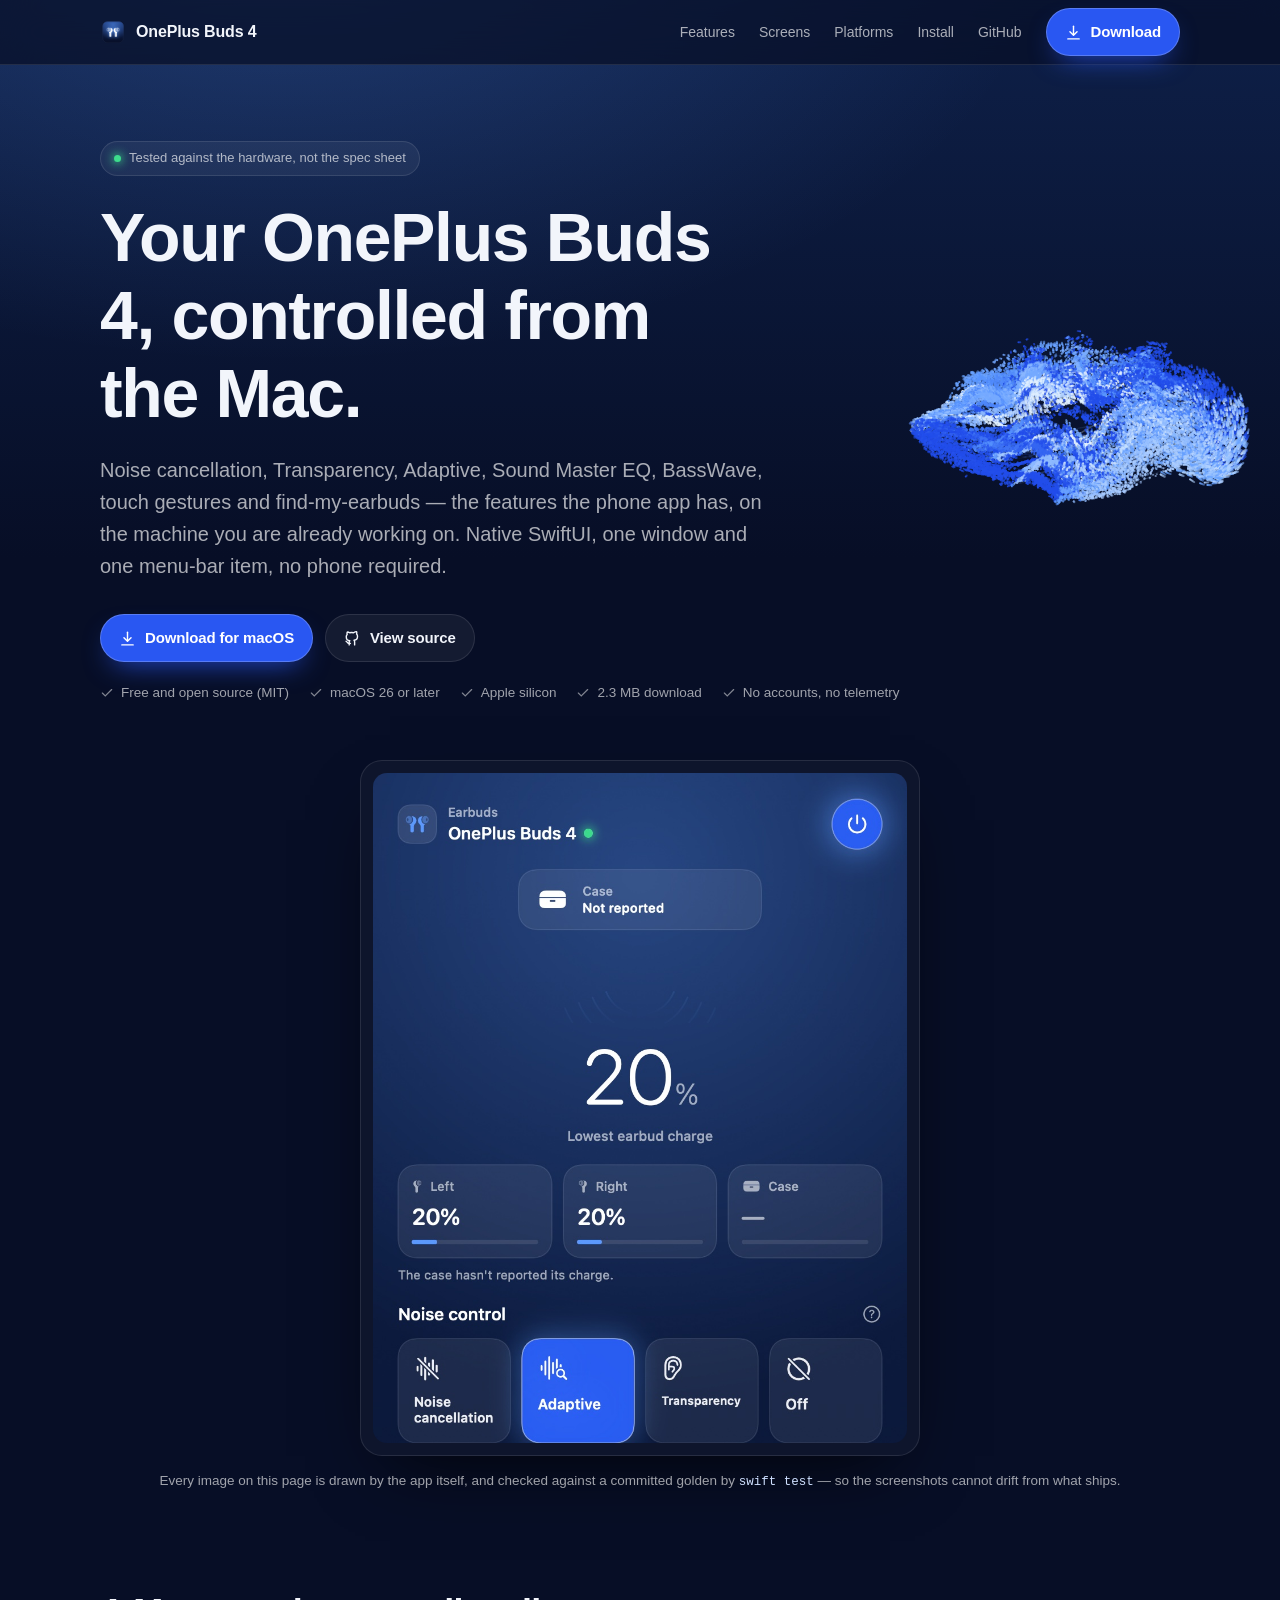
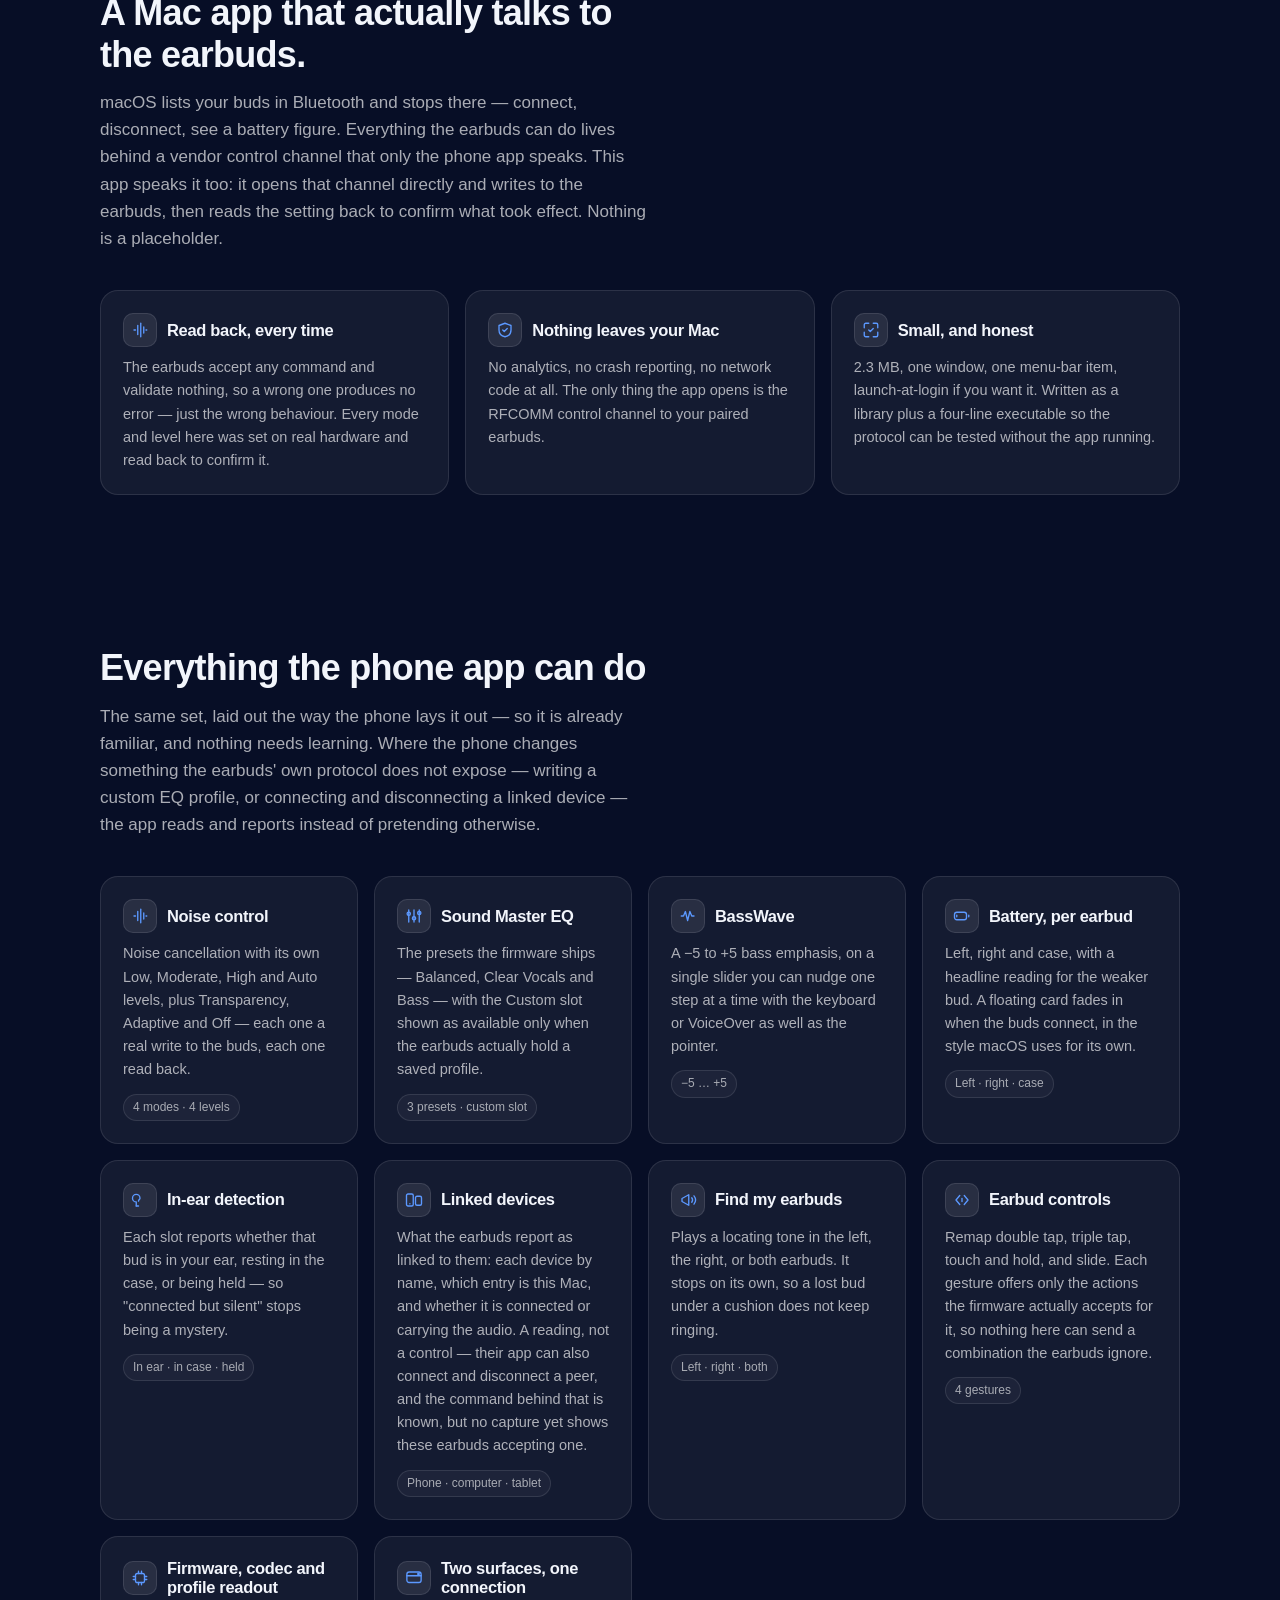
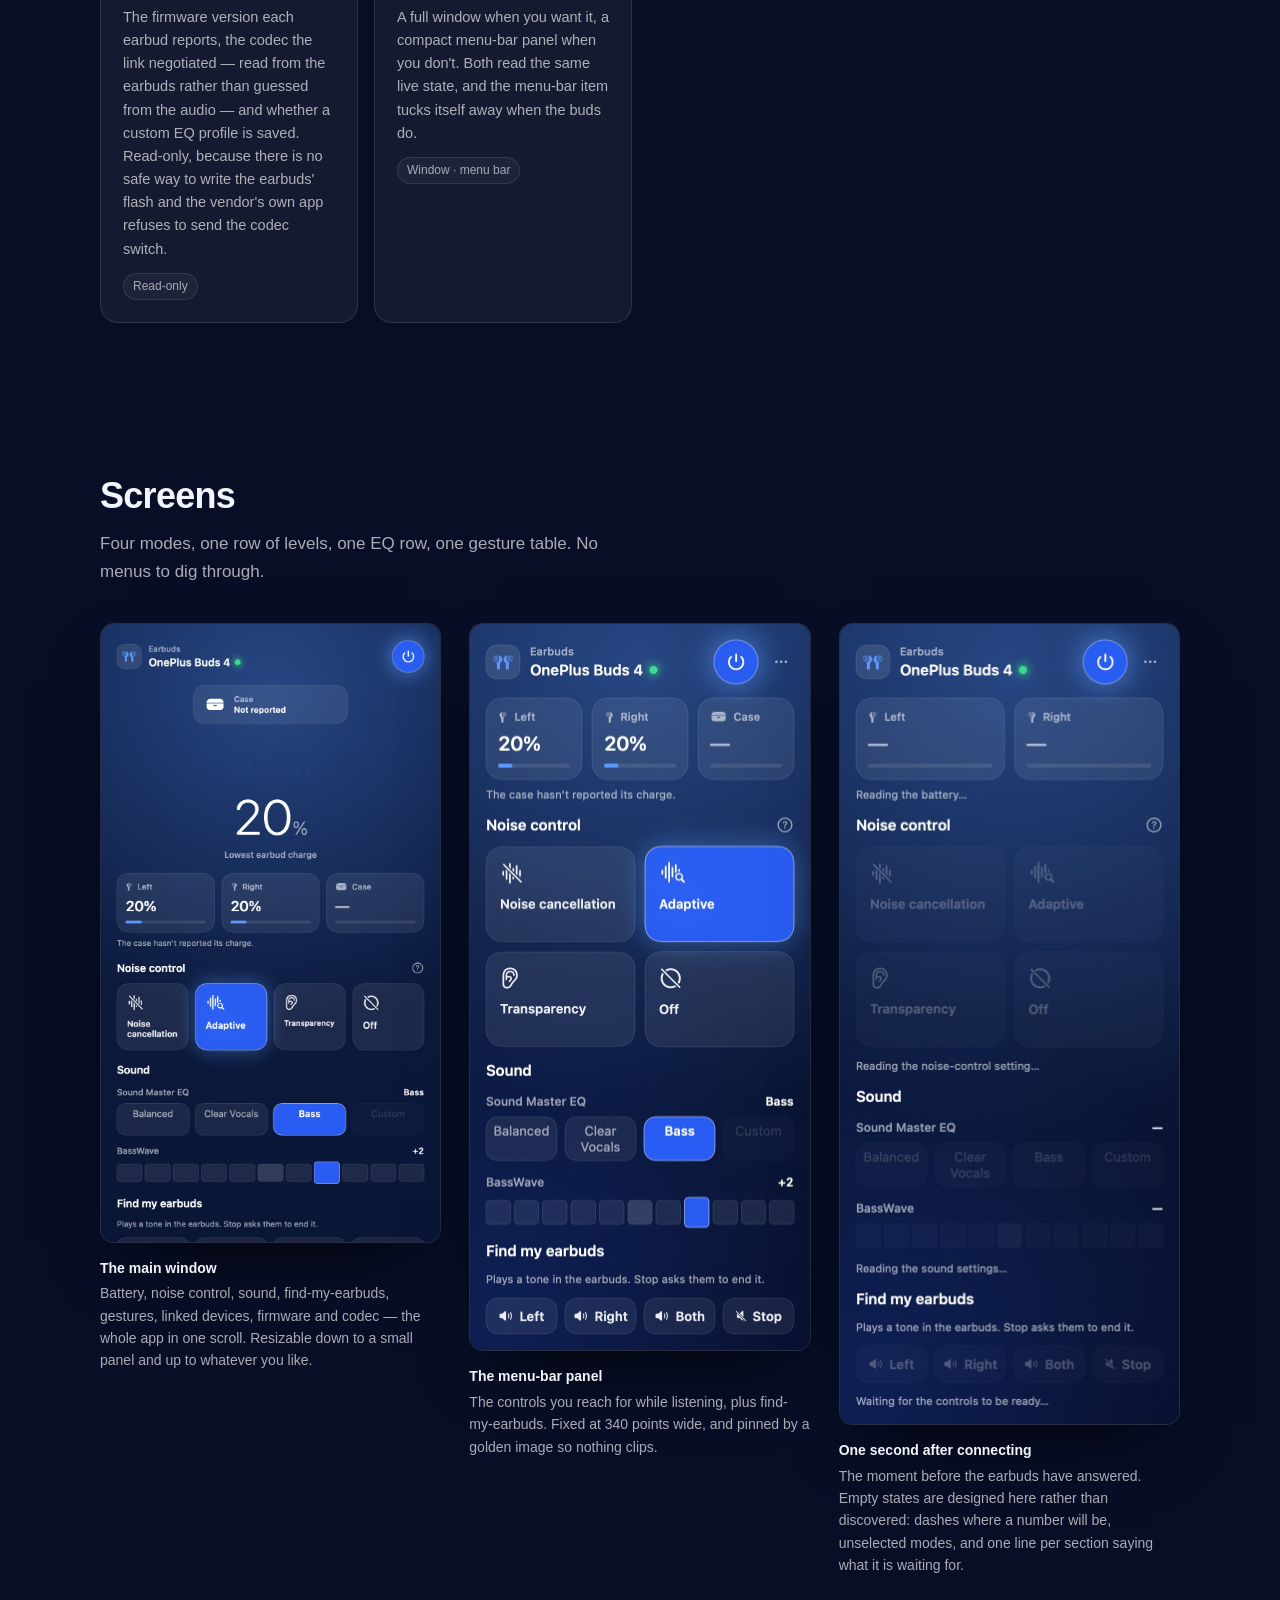
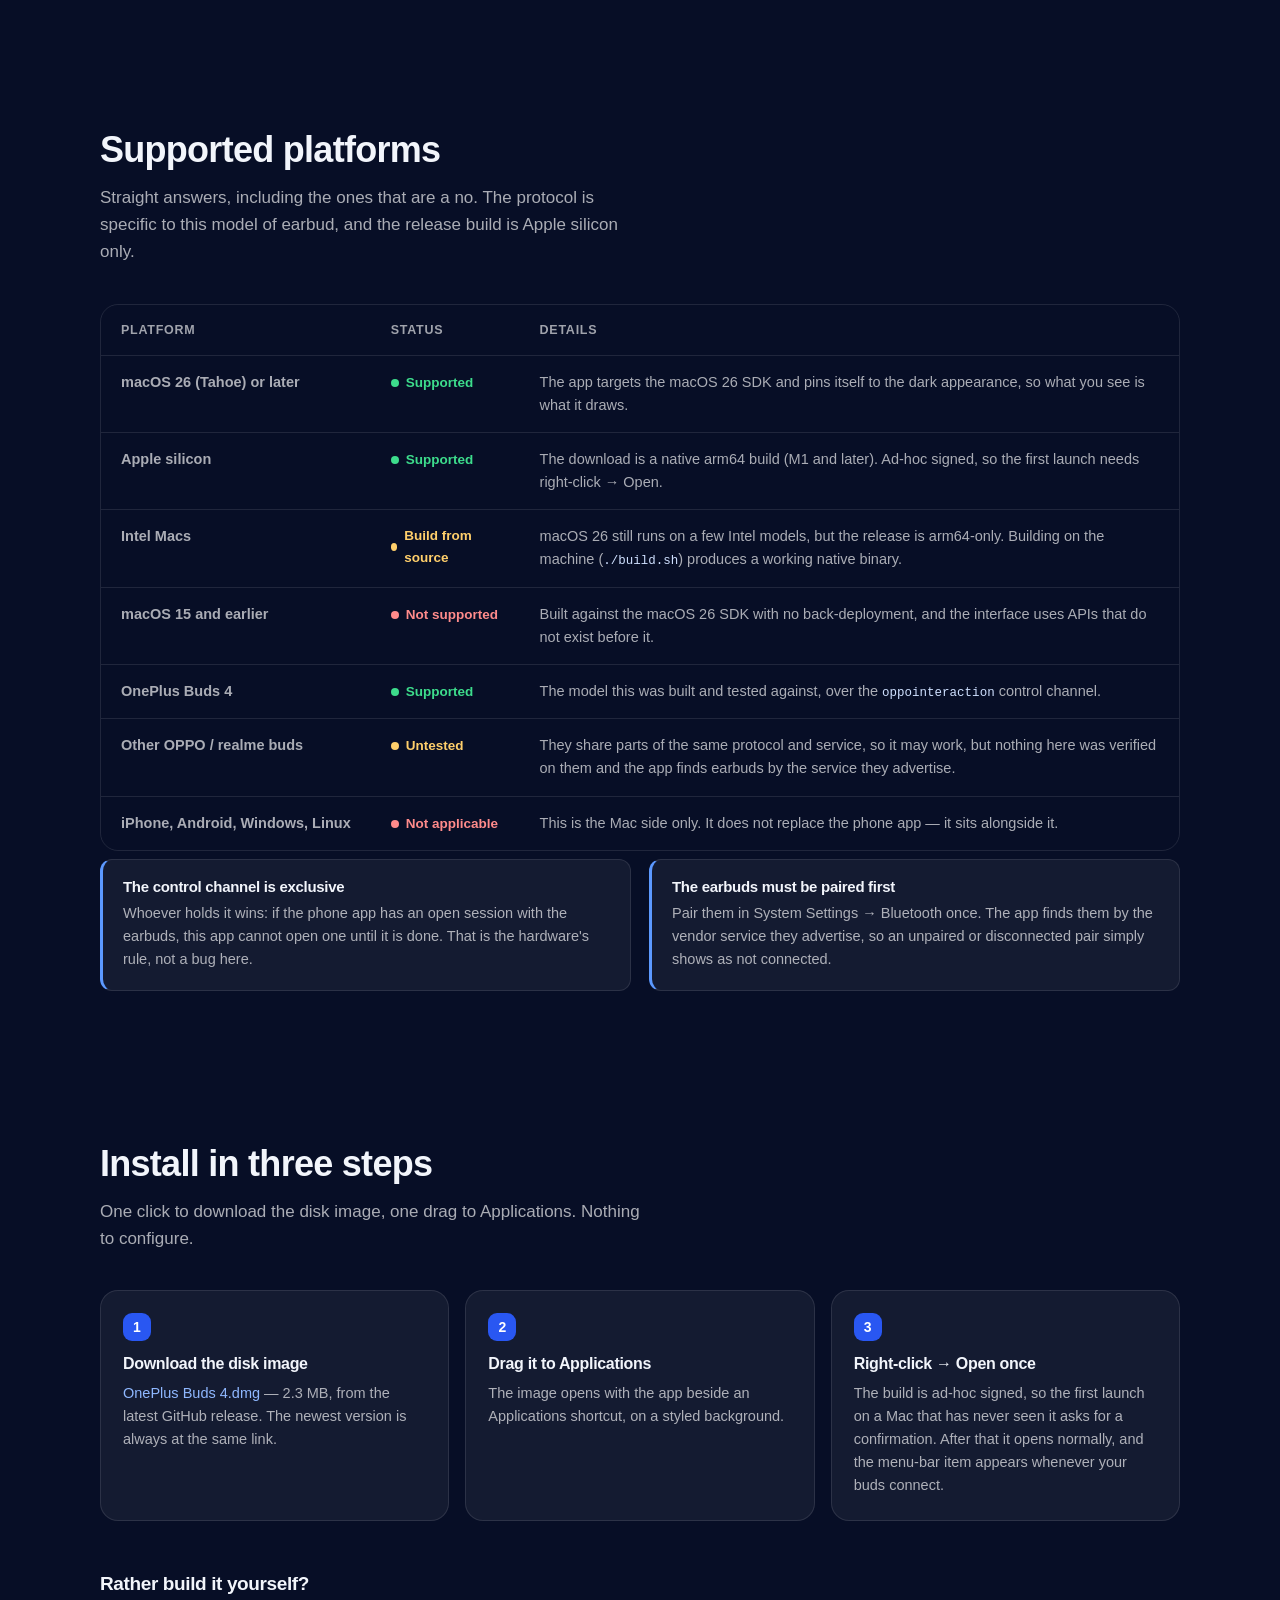
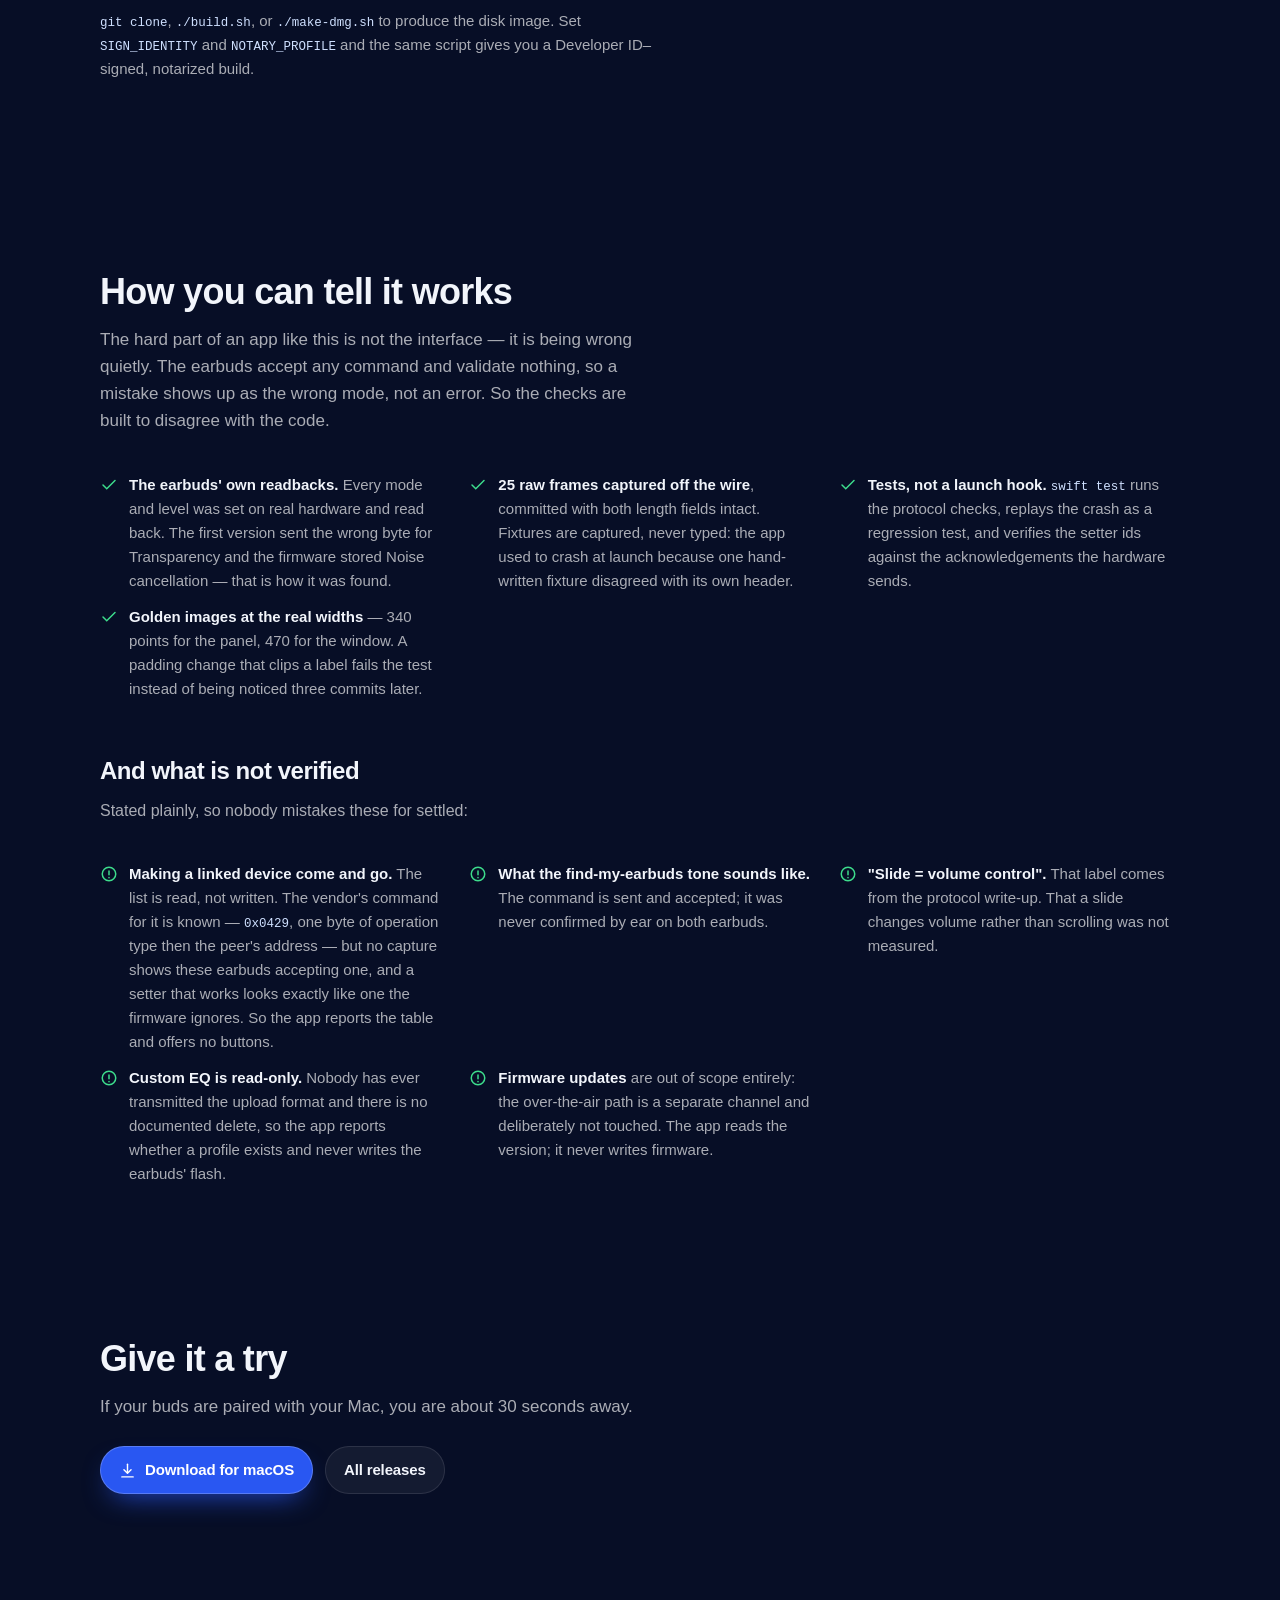
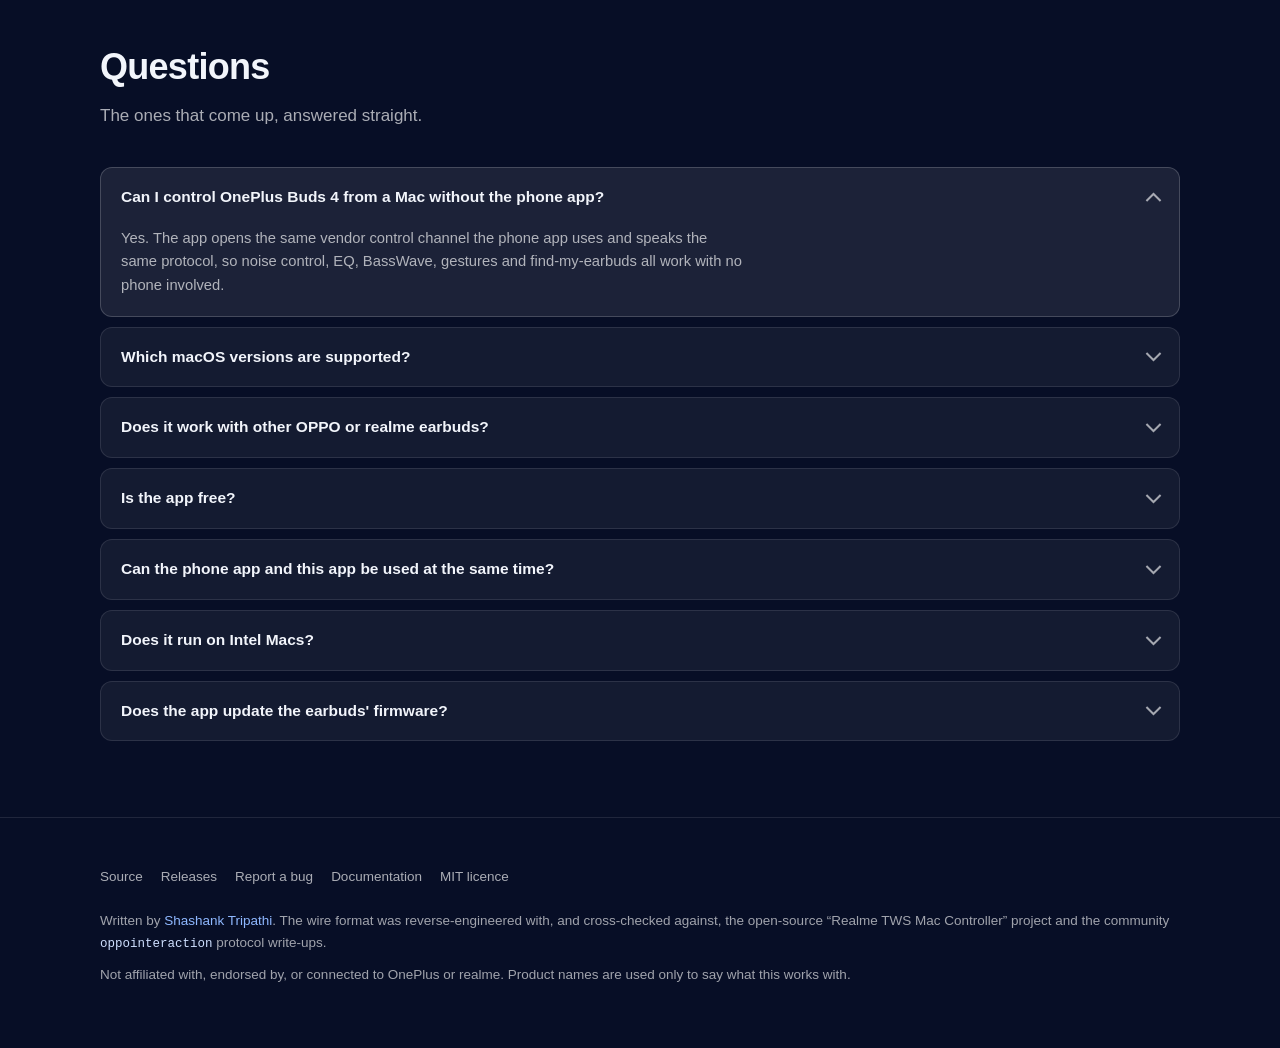
<file: docs/index.html>
<!DOCTYPE html>
<html lang="en">
<head>
<meta charset="utf-8">
<meta name="viewport" content="width=device-width, initial-scale=1">
<title>OnePlus Buds 4 for macOS — native Mac control</title>
<meta name="description" content="Control OnePlus Buds 4 from your Mac: noise cancellation, Transparency, Adaptive, Sound Master EQ, BassWave, gestures and find-my-earbuds.">
<link rel="canonical" href="https://shashank99928.github.io/OnePlusBuds4Mac/">
<link rel="icon" href="assets/favicon.png" type="image/png">
<link rel="apple-touch-icon" href="assets/icon.png">
<meta name="theme-color" content="#070e26">

<meta property="og:type" content="website">
<meta property="og:title" content="OnePlus Buds 4 for macOS">
<meta property="og:description" content="Noise control, Sound Master EQ, BassWave, gestures and find-my-earbuds — from your Mac. Native, free, open source.">
<meta property="og:image" content="https://shashank99928.github.io/OnePlusBuds4Mac/assets/og.png">
<meta property="og:image:width" content="1200">
<meta property="og:image:height" content="630">
<meta property="og:image:type" content="image/png">
<meta property="og:url" content="https://shashank99928.github.io/OnePlusBuds4Mac/">
<meta name="twitter:card" content="summary_large_image">
<meta name="twitter:title" content="OnePlus Buds 4 for macOS">
<meta name="twitter:description" content="Noise control, Sound Master EQ, BassWave, gestures and find-my-earbuds — from your Mac.">
<meta name="twitter:image" content="https://shashank99928.github.io/OnePlusBuds4Mac/assets/og.png">

<meta name="author" content="Shashank Tripathi">
<meta property="og:site_name" content="OnePlus Buds 4 for macOS">
<meta property="og:locale" content="en_US">
<meta property="og:image:alt" content="OnePlus Buds 4 for macOS — your earbuds, from your Mac.">
<meta name="twitter:image:alt" content="OnePlus Buds 4 for macOS — your earbuds, from your Mac.">

<link rel="preload" as="image" href="assets/hero.jpg" fetchpriority="high">
<link rel="stylesheet" href="styles.css">

<script type="application/ld+json">
{
  "@context": "https://schema.org",
  "@type": "SoftwareApplication",
  "name": "OnePlus Buds 4 for macOS",
  "alternateName": "OnePlusBuds4Mac",
  "applicationCategory": "UtilitiesApplication",
  "applicationSubCategory": "Audio",
  "operatingSystem": "macOS 26 or later",
  "processorRequirements": "Apple silicon; Intel Macs by building from source",
  "softwareVersion": "1.1.3",
  "releaseNotes": "https://github.com/shashank99928/OnePlusBuds4Mac/releases",
  "isAccessibleForFree": true,
  "license": "https://opensource.org/license/mit",
  "downloadUrl": "https://github.com/shashank99928/OnePlusBuds4Mac/releases/latest/download/OnePlus.Buds.4.dmg",
  "installUrl": "https://github.com/shashank99928/OnePlusBuds4Mac/releases/latest/download/OnePlus.Buds.4.dmg",
  "url": "https://shashank99928.github.io/OnePlusBuds4Mac/",
  "screenshot": "https://shashank99928.github.io/OnePlusBuds4Mac/assets/og.png",
  "image": "https://shashank99928.github.io/OnePlusBuds4Mac/assets/og.png",
  "description": "A native macOS app that controls OnePlus Buds 4 over the earbuds' own control channel: noise cancellation, Transparency, Adaptive, Sound Master EQ, BassWave, touch gestures, find-my-earbuds, battery, linked devices, the negotiated codec and firmware. Free and open source.",
  "featureList": [
    "Noise cancellation with Low, Moderate, High and Auto levels",
    "Transparency, Adaptive and Off modes",
    "Sound Master EQ presets and the custom slot",
    "BassWave -5 to +5 bass emphasis",
    "Find my earbuds tone",
    "Touch gesture remapping",
    "Per-earbud and case battery",
    "Linked devices, as the earbuds report them",
    "Firmware and negotiated-codec readout",
    "Menu-bar panel and a full window"
  ],
  "offers": { "@type": "Offer", "price": "0", "priceCurrency": "USD" },
  "author": {
    "@type": "Person",
    "name": "Shashank Tripathi",
    "url": "https://github.com/shashank99928"
  },
  "codeRepository": "https://github.com/shashank99928/OnePlusBuds4Mac"
}
</script>

<script type="application/ld+json">
{
  "@context": "https://schema.org",
  "@type": "FAQPage",
  "mainEntity": [
    {
      "@type": "Question",
      "name": "Can I control OnePlus Buds 4 from a Mac without the phone app?",
      "acceptedAnswer": {
        "@type": "Answer",
        "text": "Yes. The app opens the same vendor control channel the phone app uses and speaks the same protocol, so noise control, EQ, BassWave, gestures and find-my-earbuds all work with no phone involved."
      }
    },
    {
      "@type": "Question",
      "name": "Which macOS versions are supported?",
      "acceptedAnswer": {
        "@type": "Answer",
        "text": "macOS 26 (Tahoe) or later. The app is built against the macOS 26 SDK with no back-deployment, so macOS 15 and earlier are not supported."
      }
    },
    {
      "@type": "Question",
      "name": "Does it work with other OPPO or realme earbuds?",
      "acceptedAnswer": {
        "@type": "Answer",
        "text": "Untested. They share parts of the same protocol and advertise the same service, so it may work, but only OnePlus Buds 4 was verified against hardware. The app finds earbuds by the service they advertise."
      }
    },
    {
      "@type": "Question",
      "name": "Is the app free?",
      "acceptedAnswer": {
        "@type": "Answer",
        "text": "Yes. It is MIT licensed with the full source on GitHub. There are no accounts, no in-app purchases, no analytics and no telemetry."
      }
    },
    {
      "@type": "Question",
      "name": "Can the phone app and this app be used at the same time?",
      "acceptedAnswer": {
        "@type": "Answer",
        "text": "Not at the same time. The control channel is exclusive, so whichever app holds it wins. Quit the phone app's session if this app cannot open the channel."
      }
    },
    {
      "@type": "Question",
      "name": "Does it run on Intel Macs?",
      "acceptedAnswer": {
        "@type": "Answer",
        "text": "The download is Apple silicon only. macOS 26 still runs on a few Intel models, and building from source on the machine produces a working native binary."
      }
    },
    {
      "@type": "Question",
      "name": "Does the app update the earbuds' firmware?",
      "acceptedAnswer": {
        "@type": "Answer",
        "text": "No. Reading the firmware version is supported. Over-the-air updates run over a separate channel and are deliberately not touched, because the earbuds validate nothing and a bad write could brick them."
      }
    }
  ]
}
</script>
</head>
<body>

<a class="sr-only" href="#main">Skip to content</a>

<header>
  <div class="wrap header-inner">
    <a class="brand" href="./">
      <img src="assets/favicon.png" alt="" width="26" height="26">
      <span>OnePlus Buds 4</span>
    </a>
    <nav>
      <a href="#features">Features</a>
      <a href="#screens">Screens</a>
      <a href="#platforms">Platforms</a>
      <a href="#install">Install</a>
      <a href="https://github.com/shashank99928/OnePlusBuds4Mac">GitHub</a>
      <a class="btn btn-primary" href="https://github.com/shashank99928/OnePlusBuds4Mac/releases/latest/download/OnePlus.Buds.4.dmg" download>
        <svg viewBox="0 0 24 24" fill="none" stroke="currentColor" stroke-width="2" stroke-linecap="round" stroke-linejoin="round" aria-hidden="true"><path d="M12 3v12"/><path d="m7 11 5 5 5-5"/><path d="M4 21h16"/></svg>
        Download
      </a>
    </nav>
  </div>
</header>

<main id="main">

  <!-- ------------------------------- hero ------------------------------- -->
  <section class="hero">
    <!-- The liquid sculpture. Drawn by docs/sculpture.js; the canvas stays hidden unless the
         effect can actually run, so without WebGL2 this element is inert. -->
    <div class="hero-field" aria-hidden="true"><canvas></canvas></div>
    <div class="wrap">
      <span class="eyebrow"><span class="dot" aria-hidden="true"></span> Tested against the hardware, not the spec sheet</span>

      <h1>Your OnePlus Buds 4, controlled from the Mac.</h1>

      <p class="lede">
        Noise cancellation, Transparency, Adaptive, Sound Master EQ, BassWave, touch gestures
        and find-my-earbuds — the features the phone app has, on the machine you are already
        working on. Native SwiftUI, one window and one menu-bar item, no phone required.
      </p>

      <div class="hero-actions">
        <a class="btn btn-primary" href="https://github.com/shashank99928/OnePlusBuds4Mac/releases/latest/download/OnePlus.Buds.4.dmg" download>
          <svg viewBox="0 0 24 24" fill="none" stroke="currentColor" stroke-width="2" stroke-linecap="round" stroke-linejoin="round" aria-hidden="true"><path d="M12 3v12"/><path d="m7 11 5 5 5-5"/><path d="M4 21h16"/></svg>
          Download for macOS
        </a>
        <a class="btn btn-quiet" href="https://github.com/shashank99928/OnePlusBuds4Mac">
          <svg viewBox="0 0 24 24" fill="none" stroke="currentColor" stroke-width="2" stroke-linecap="round" stroke-linejoin="round" aria-hidden="true"><path d="M9 19c-4 1.5-4-2.5-6-3m12 5v-3.9a3.4 3.4 0 0 0-.9-2.6c3-.3 5-1.6 5-5.8a4.6 4.6 0 0 0-1.3-3.2 4.2 4.2 0 0 0-.1-3.2s-1.3-.4-4.2 1.6a10.6 10.6 0 0 0-5.6 0C5.9 2.6 4.6 3 4.6 3a4.2 4.2 0 0 0-.1 3.2A4.6 4.6 0 0 0 3.2 9.4c0 4.1 2 5.5 5 5.8a3.4 3.4 0 0 0-.9 2.6V21"/></svg>
          View source
        </a>
      </div>

      <ul class="facts">
        <li><svg viewBox="0 0 24 24" fill="none" stroke="currentColor" stroke-width="2" stroke-linecap="round" aria-hidden="true"><path d="M20 6 9 17l-5-5"/></svg> Free and open source (MIT)</li>
        <li><svg viewBox="0 0 24 24" fill="none" stroke="currentColor" stroke-width="2" stroke-linecap="round" aria-hidden="true"><path d="M20 6 9 17l-5-5"/></svg> macOS 26 or later</li>
        <li><svg viewBox="0 0 24 24" fill="none" stroke="currentColor" stroke-width="2" stroke-linecap="round" aria-hidden="true"><path d="M20 6 9 17l-5-5"/></svg> Apple silicon</li>
        <li><svg viewBox="0 0 24 24" fill="none" stroke="currentColor" stroke-width="2" stroke-linecap="round" aria-hidden="true"><path d="M20 6 9 17l-5-5"/></svg> 2.3&nbsp;MB download</li>
        <li><svg viewBox="0 0 24 24" fill="none" stroke="currentColor" stroke-width="2" stroke-linecap="round" aria-hidden="true"><path d="M20 6 9 17l-5-5"/></svg> No accounts, no telemetry</li>
      </ul>

      <div class="shot">
        <img src="assets/hero.jpg" width="940" height="1180" fetchpriority="high"
             decoding="async"
             alt="The app's main window: battery readings and the four noise-control modes, with Adaptive selected.">
      </div>
      <p class="caption">
        Every image on this page is drawn by the app itself, and checked against a committed
        golden by <code>swift test</code> — so the screenshots cannot drift from what ships.
      </p>
    </div>
  </section>

  <!-- ----------------------------- why ----------------------------- -->
  <section id="why">
    <div class="wrap">
      <div class="section-head">
        <h2>A Mac app that actually talks to the earbuds.</h2>
        <p>
          macOS lists your buds in Bluetooth and stops there — connect, disconnect, see a
          battery figure. Everything the earbuds can do lives behind a vendor control channel
          that only the phone app speaks. This app speaks it too: it opens that channel
          directly and writes to the earbuds, then reads the setting back to confirm what took
          effect. Nothing is a placeholder.
        </p>
      </div>

      <div class="grid grid-3">
        <div class="card">
          <h3><span class="tile-icon" aria-hidden="true"><svg viewBox="0 0 24 24" fill="none" stroke="currentColor" stroke-width="1.8" stroke-linecap="round" stroke-linejoin="round"><path d="M4 12h2"/><path d="M9 6v12"/><path d="M13 3v18"/><path d="M17 8v8"/><path d="M20 12h1"/></svg></span> Read back, every time</h3>
          <p>
            The earbuds accept any command and validate nothing, so a wrong one produces no
            error — just the wrong behaviour. Every mode and level here was set on real
            hardware and read back to confirm it.
          </p>
        </div>
        <div class="card">
          <h3><span class="tile-icon" aria-hidden="true"><svg viewBox="0 0 24 24" fill="none" stroke="currentColor" stroke-width="1.8" stroke-linecap="round" stroke-linejoin="round"><path d="M12 3 4 6v6c0 5 3.4 8.2 8 9 4.6-.8 8-4 8-9V6l-8-3Z"/><path d="m9 12 2 2 4-4"/></svg></span> Nothing leaves your Mac</h3>
          <p>
            No analytics, no crash reporting, no network code at all. The only thing the app
            opens is the RFCOMM control channel to your paired earbuds.
          </p>
        </div>
        <div class="card">
          <h3><span class="tile-icon" aria-hidden="true"><svg viewBox="0 0 24 24" fill="none" stroke="currentColor" stroke-width="1.8" stroke-linecap="round" stroke-linejoin="round"><path d="M9 3H5a2 2 0 0 0-2 2v4"/><path d="M15 3h4a2 2 0 0 1 2 2v4"/><path d="M9 21H5a2 2 0 0 1-2-2v-4"/><path d="M15 21h4a2 2 0 0 0 2-2v-4"/><path d="m9 12 2 2 4-4"/></svg></span> Small, and honest</h3>
          <p>
            2.3&nbsp;MB, one window, one menu-bar item, launch-at-login if you want it. Written
            as a library plus a four-line executable so the protocol can be tested without the
            app running.
          </p>
        </div>
      </div>
    </div>
  </section>

  <!-- --------------------------- features --------------------------- -->
  <section id="features">
    <div class="wrap">
      <div class="section-head">
        <h2>Everything the phone app can do</h2>
        <p>
          The same set, laid out the way the phone lays it out — so it is already familiar, and
          nothing needs learning. Where the phone changes something the earbuds' own protocol
          does not expose — writing a custom EQ profile, or connecting and disconnecting a
          linked device — the app reads and reports instead of pretending otherwise.
        </p>
      </div>

      <div class="grid grid-3">
        <div class="card">
          <h3><span class="tile-icon" aria-hidden="true"><svg viewBox="0 0 24 24" fill="none" stroke="currentColor" stroke-width="1.8" stroke-linecap="round" stroke-linejoin="round"><path d="M4 12h2"/><path d="M9 6v12"/><path d="M13 3v18"/><path d="M17 8v8"/><path d="M20 12h1"/></svg></span> Noise control</h3>
          <p>
            Noise cancellation with its own Low, Moderate, High and Auto levels, plus
            Transparency, Adaptive and Off — each one a real write to the buds, each one read
            back.
          </p>
          <span class="tag">4 modes · 4 levels</span>
        </div>

        <div class="card">
          <h3><span class="tile-icon" aria-hidden="true"><svg viewBox="0 0 24 24" fill="none" stroke="currentColor" stroke-width="1.8" stroke-linecap="round" stroke-linejoin="round"><path d="M5 4v16"/><path d="M12 4v16"/><path d="M19 4v16"/><circle cx="5" cy="9" r="2.2"/><circle cx="12" cy="15" r="2.2"/><circle cx="19" cy="8" r="2.2"/></svg></span> Sound Master EQ</h3>
          <p>
            The presets the firmware ships — Balanced, Clear Vocals and Bass — with the Custom
            slot shown as available only when the earbuds actually hold a saved profile.
          </p>
          <span class="tag">3 presets · custom slot</span>
        </div>

        <div class="card">
          <h3><span class="tile-icon" aria-hidden="true"><svg viewBox="0 0 24 24" fill="none" stroke="currentColor" stroke-width="1.8" stroke-linecap="round" stroke-linejoin="round"><path d="M3 12h3l2.5-6 3 12 3-12 2.5 6h3"/></svg></span> BassWave</h3>
          <p>
            A −5 to +5 bass emphasis, on a single slider you can nudge one step at a time with
            the keyboard or VoiceOver as well as the pointer.
          </p>
          <span class="tag">−5 … +5</span>
        </div>

        <div class="card">
          <h3><span class="tile-icon" aria-hidden="true"><svg viewBox="0 0 24 24" fill="none" stroke="currentColor" stroke-width="1.8" stroke-linecap="round" stroke-linejoin="round"><rect x="2" y="7" width="16" height="10" rx="3"/><path d="M21 11v2"/><path d="M5 11v2"/></svg></span> Battery, per earbud</h3>
          <p>
            Left, right and case, with a headline reading for the weaker bud. A floating card
            fades in when the buds connect, in the style macOS uses for its own.
          </p>
          <span class="tag">Left · right · case</span>
        </div>

        <div class="card">
          <h3><span class="tile-icon" aria-hidden="true"><svg viewBox="0 0 24 24" fill="none" stroke="currentColor" stroke-width="1.8" stroke-linecap="round" stroke-linejoin="round"><path d="M7 20v-5.5a5 5 0 1 1 5-5c0 1.8-2 2-2 4"/><path d="M10 20h-3"/></svg></span> In-ear detection</h3>
          <p>
            Each slot reports whether that bud is in your ear, resting in the case, or being
            held — so "connected but silent" stops being a mystery.
          </p>
          <span class="tag">In ear · in case · held</span>
        </div>

        <div class="card">
          <h3><span class="tile-icon" aria-hidden="true"><svg viewBox="0 0 24 24" fill="none" stroke="currentColor" stroke-width="1.8" stroke-linecap="round" stroke-linejoin="round"><rect x="2" y="4" width="9" height="16" rx="2"/><rect x="14" y="7" width="8" height="12" rx="2"/><path d="M6.5 17h.01"/></svg></span> Linked devices</h3>
          <p>
            What the earbuds report as linked to them: each device by name, which entry is this
            Mac, and whether it is connected or carrying the audio. A reading, not a control —
            their app can also connect and disconnect a peer, and the command behind that is
            known, but no capture yet shows these earbuds accepting one.
          </p>
          <span class="tag">Phone · computer · tablet</span>
        </div>

        <div class="card">
          <h3><span class="tile-icon" aria-hidden="true"><svg viewBox="0 0 24 24" fill="none" stroke="currentColor" stroke-width="1.8" stroke-linecap="round" stroke-linejoin="round"><path d="M4 10v4l9 5V5L4 10Z"/><path d="M17 9a5 5 0 0 1 0 6"/><path d="M20 6.5a9 9 0 0 1 0 11"/></svg></span> Find my earbuds</h3>
          <p>
            Plays a locating tone in the left, the right, or both earbuds. It stops on its own,
            so a lost bud under a cushion does not keep ringing.
          </p>
          <span class="tag">Left · right · both</span>
        </div>

        <div class="card">
          <h3><span class="tile-icon" aria-hidden="true"><svg viewBox="0 0 24 24" fill="none" stroke="currentColor" stroke-width="1.8" stroke-linecap="round" stroke-linejoin="round"><path d="M9 6 4 12l5 6"/><path d="m15 6 5 6-5 6"/><path d="M12 10v4"/></svg></span> Earbud controls</h3>
          <p>
            Remap double tap, triple tap, touch and hold, and slide. Each gesture offers only
            the actions the firmware actually accepts for it, so nothing here can send a
            combination the earbuds ignore.
          </p>
          <span class="tag">4 gestures</span>
        </div>

        <div class="card">
          <h3><span class="tile-icon" aria-hidden="true"><svg viewBox="0 0 24 24" fill="none" stroke="currentColor" stroke-width="1.8" stroke-linecap="round" stroke-linejoin="round"><rect x="6" y="6" width="12" height="12" rx="2.5"/><path d="M10 3v3M14 3v3M10 18v3M14 18v3M3 10h3M3 14h3M18 10h3M18 14h3"/></svg></span> Firmware, codec and profile readout</h3>
          <p>
            The firmware version each earbud reports, the codec the link negotiated — read from
            the earbuds rather than guessed from the audio — and whether a custom EQ profile is
            saved. Read-only, because there is no safe way to write the earbuds' flash and the
            vendor's own app refuses to send the codec switch.
          </p>
          <span class="tag">Read-only</span>
        </div>

        <div class="card">
          <h3><span class="tile-icon" aria-hidden="true"><svg viewBox="0 0 24 24" fill="none" stroke="currentColor" stroke-width="1.8" stroke-linecap="round" stroke-linejoin="round"><rect x="2.5" y="4" width="19" height="14" rx="3"/><path d="M2.5 9h19"/><circle cx="18" cy="6.5" r="1"/></svg></span> Two surfaces, one connection</h3>
          <p>
            A full window when you want it, a compact menu-bar panel when you don't. Both read
            the same live state, and the menu-bar item tucks itself away when the buds do.
          </p>
          <span class="tag">Window · menu bar</span>
        </div>
      </div>
    </div>
  </section>

  <!-- ---------------------------- screens ---------------------------- -->
  <section id="screens">
    <div class="wrap">
      <div class="section-head">
        <h2>Screens</h2>
        <p>Four modes, one row of levels, one EQ row, one gesture table. No menus to dig through.</p>
      </div>

      <div class="screens">
        <div class="screen">
          <figure>
            <img class="window-shot" src="assets/window.jpg" width="940" height="3075"
                 loading="lazy" decoding="async"
                 alt="The main window: battery hero, per-earbud chips, the noise-control grid, Sound Master EQ, BassWave, Find my earbuds, the gesture table, the linked-devices list, and the earbud details card with firmware, negotiated codec and custom-EQ readouts.">
            <figcaption>
              <b>The main window</b>
              Battery, noise control, sound, find-my-earbuds, gestures, linked devices,
              firmware and codec — the whole app in one scroll. Resizable down to a small panel
              and up to whatever you like.
            </figcaption>
          </figure>
        </div>

        <div class="screen">
          <figure>
            <img src="assets/panel.jpg" width="680" height="1412"
                 loading="lazy" decoding="async"
                 alt="The menu-bar panel: battery chips for the left earbud, the right earbud and the case, the four noise-control modes with Adaptive selected, the EQ presets, BassWave and the find-my-earbuds buttons.">
            <figcaption>
              <b>The menu-bar panel</b>
              The controls you reach for while listening, plus find-my-earbuds. Fixed at 340
              points wide, and pinned by a golden image so nothing clips.
            </figcaption>
          </figure>
        </div>

        <div class="screen">
          <figure>
            <img src="assets/panel-warming.jpg" width="680" height="1604"
                 loading="lazy" decoding="async"
                 alt="The menu-bar panel a moment after connecting, before the earbuds have answered: dash placeholders for battery, unselected noise-control modes and a short note under each section.">
            <figcaption>
              <b>One second after connecting</b>
              The moment before the earbuds have answered. Empty states are designed here
              rather than discovered: dashes where a number will be, unselected modes, and one
              line per section saying what it is waiting for.
            </figcaption>
          </figure>
        </div>
      </div>
    </div>
  </section>

  <!-- --------------------------- platforms --------------------------- -->
  <section id="platforms">
    <div class="wrap">
      <div class="section-head">
        <h2>Supported platforms</h2>
        <p>
          Straight answers, including the ones that are a no. The protocol is specific to this
          model of earbud, and the release build is Apple silicon only.
        </p>
      </div>

      <div class="table-scroll">
        <table>
          <caption class="sr-only">Supported platforms and their status</caption>
          <thead>
            <tr><th scope="col">Platform</th><th scope="col">Status</th><th scope="col">Details</th></tr>
          </thead>
          <tbody>
            <tr>
              <th scope="row">macOS 26 (Tahoe) or later</th>
              <td><span class="status yes">Supported</span></td>
              <td>The app targets the macOS 26 SDK and pins itself to the dark appearance, so what you see is what it draws.</td>
            </tr>
            <tr>
              <th scope="row">Apple silicon</th>
              <td><span class="status yes">Supported</span></td>
              <td>The download is a native arm64 build (M1 and later). Ad-hoc signed, so the first launch needs right-click&nbsp;→&nbsp;Open.</td>
            </tr>
            <tr>
              <th scope="row">Intel Macs</th>
              <td><span class="status maybe">Build from source</span></td>
              <td>macOS 26 still runs on a few Intel models, but the release is arm64-only. Building on the machine (<code>./build.sh</code>) produces a working native binary.</td>
            </tr>
            <tr>
              <th scope="row">macOS 15 and earlier</th>
              <td><span class="status no">Not supported</span></td>
              <td>Built against the macOS 26 SDK with no back-deployment, and the interface uses APIs that do not exist before it.</td>
            </tr>
            <tr>
              <th scope="row">OnePlus Buds 4</th>
              <td><span class="status yes">Supported</span></td>
              <td>The model this was built and tested against, over the <code>oppointeraction</code> control channel.</td>
            </tr>
            <tr>
              <th scope="row">Other OPPO / realme buds</th>
              <td><span class="status maybe">Untested</span></td>
              <td>They share parts of the same protocol and service, so it may work, but nothing here was verified on them and the app finds earbuds by the service they advertise.</td>
            </tr>
            <tr>
              <th scope="row">iPhone, Android, Windows, Linux</th>
              <td><span class="status no">Not applicable</span></td>
              <td>This is the Mac side only. It does not replace the phone app — it sits alongside it.</td>
            </tr>
          </tbody>
        </table>
      </div>

      <div class="panel-split">
        <div class="note">
          <h3>The control channel is exclusive</h3>
          <p>
            Whoever holds it wins: if the phone app has an open session with the earbuds, this
            app cannot open one until it is done. That is the hardware's rule, not a bug here.
          </p>
        </div>
        <div class="note">
          <h3>The earbuds must be paired first</h3>
          <p>
            Pair them in System&nbsp;Settings → Bluetooth once. The app finds them by the vendor
            service they advertise, so an unpaired or disconnected pair simply shows as not
            connected.
          </p>
        </div>
      </div>
    </div>
  </section>

  <!-- ---------------------------- install ---------------------------- -->
  <section id="install">
    <div class="wrap">
      <div class="section-head">
        <h2>Install in three steps</h2>
        <p>One click to download the disk image, one drag to Applications. Nothing to configure.</p>
      </div>

      <ol class="steps">
        <li class="step">
          <span class="num">1</span>
          <h3>Download the disk image</h3>
          <p>
            <a href="https://github.com/shashank99928/OnePlusBuds4Mac/releases/latest/download/OnePlus.Buds.4.dmg" download>OnePlus Buds 4.dmg</a>
            — 2.3&nbsp;MB, from the latest GitHub release. The newest version is always at the
            same link.
          </p>
        </li>
        <li class="step">
          <span class="num">2</span>
          <h3>Drag it to Applications</h3>
          <p>The image opens with the app beside an Applications shortcut, on a styled background.</p>
        </li>
        <li class="step">
          <span class="num">3</span>
          <h3>Right-click → Open once</h3>
          <p>
            The build is ad-hoc signed, so the first launch on a Mac that has never seen it asks
            for a confirmation. After that it opens normally, and the menu-bar item appears
            whenever your buds connect.
          </p>
        </li>
      </ol>

      <div class="section-head u-mt-52">
        <h3 class="u-fs-19">Rather build it yourself?</h3>
        <p class="u-fs-15">
          <code>git clone</code>, <code>./build.sh</code>, or <code>./make-dmg.sh</code> to
          produce the disk image. Set <code>SIGN_IDENTITY</code> and
          <code>NOTARY_PROFILE</code> and the same script gives you a Developer ID–signed,
          notarized build.
        </p>
      </div>
    </div>
  </section>

  <!-- -------------------------- verification -------------------------- -->
  <section id="verified">
    <div class="wrap">
      <div class="section-head">
        <h2>How you can tell it works</h2>
        <p>
          The hard part of an app like this is not the interface — it is being wrong quietly.
          The earbuds accept any command and validate nothing, so a mistake shows up as the
          wrong mode, not an error. So the checks are built to disagree with the code.
        </p>
      </div>

      <ul class="checks">
        <li class="check">
          <svg viewBox="0 0 24 24" fill="none" stroke="currentColor" stroke-width="2" stroke-linecap="round" aria-hidden="true"><path d="M20 6 9 17l-5-5"/></svg>
          <span><b>The earbuds' own readbacks.</b> Every mode and level was set on real hardware and read back. The first version sent the wrong byte for Transparency and the firmware stored Noise cancellation — that is how it was found.</span>
        </li>
        <li class="check">
          <svg viewBox="0 0 24 24" fill="none" stroke="currentColor" stroke-width="2" stroke-linecap="round" aria-hidden="true"><path d="M20 6 9 17l-5-5"/></svg>
          <span><b>25 raw frames captured off the wire</b>, committed with both length fields intact. Fixtures are captured, never typed: the app used to crash at launch because one hand-written fixture disagreed with its own header.</span>
        </li>
        <li class="check">
          <svg viewBox="0 0 24 24" fill="none" stroke="currentColor" stroke-width="2" stroke-linecap="round" aria-hidden="true"><path d="M20 6 9 17l-5-5"/></svg>
          <span><b>Tests, not a launch hook.</b> <code>swift test</code> runs the protocol checks, replays the crash as a regression test, and verifies the setter ids against the acknowledgements the hardware sends.</span>
        </li>
        <li class="check">
          <svg viewBox="0 0 24 24" fill="none" stroke="currentColor" stroke-width="2" stroke-linecap="round" aria-hidden="true"><path d="M20 6 9 17l-5-5"/></svg>
          <span><b>Golden images at the real widths</b> — 340 points for the panel, 470 for the window. A padding change that clips a label fails the test instead of being noticed three commits later.</span>
        </li>
      </ul>

      <div class="section-head u-mt-56">
        <h2 class="u-fs-24">And what is not verified</h2>
        <p class="u-fs-16">Stated plainly, so nobody mistakes these for settled:</p>
      </div>
      <ul class="checks">
        <li class="check">
          <svg viewBox="0 0 24 24" fill="none" stroke="currentColor" stroke-width="2" stroke-linecap="round" aria-hidden="true"><path d="M12 8v5"/><path d="M12 16.5v.5"/><circle cx="12" cy="12" r="9"/></svg>
          <span><b>Making a linked device come and go.</b> The list is read, not written. The
          vendor's command for it is known — <code>0x0429</code>, one byte of operation type
          then the peer's address — but no capture shows these earbuds accepting one, and a
          setter that works looks exactly like one the firmware ignores. So the app reports the
          table and offers no buttons.</span>
        </li>
        <li class="check">
          <svg viewBox="0 0 24 24" fill="none" stroke="currentColor" stroke-width="2" stroke-linecap="round" aria-hidden="true"><path d="M12 8v5"/><path d="M12 16.5v.5"/><circle cx="12" cy="12" r="9"/></svg>
          <span><b>What the find-my-earbuds tone sounds like.</b> The command is sent and accepted; it was never confirmed by ear on both earbuds.</span>
        </li>
        <li class="check">
          <svg viewBox="0 0 24 24" fill="none" stroke="currentColor" stroke-width="2" stroke-linecap="round" aria-hidden="true"><path d="M12 8v5"/><path d="M12 16.5v.5"/><circle cx="12" cy="12" r="9"/></svg>
          <span><b>"Slide = volume control".</b> That label comes from the protocol write-up. That a slide changes volume rather than scrolling was not measured.</span>
        </li>
        <li class="check">
          <svg viewBox="0 0 24 24" fill="none" stroke="currentColor" stroke-width="2" stroke-linecap="round" aria-hidden="true"><path d="M12 8v5"/><path d="M12 16.5v.5"/><circle cx="12" cy="12" r="9"/></svg>
          <span><b>Custom EQ is read-only.</b> Nobody has ever transmitted the upload format and there is no documented delete, so the app reports whether a profile exists and never writes the earbuds' flash.</span>
        </li>
        <li class="check">
          <svg viewBox="0 0 24 24" fill="none" stroke="currentColor" stroke-width="2" stroke-linecap="round" aria-hidden="true"><path d="M12 8v5"/><path d="M12 16.5v.5"/><circle cx="12" cy="12" r="9"/></svg>
          <span><b>Firmware updates</b> are out of scope entirely: the over-the-air path is a separate channel and deliberately not touched. The app reads the version; it never writes firmware.</span>
        </li>
      </ul>
    </div>
  </section>

  <!-- ---------------------------- closing ---------------------------- -->
  <section id="get">
    <div class="wrap">
      <div class="section-head u-mb-26">
        <h2>Give it a try</h2>
        <p>If your buds are paired with your Mac, you are about 30 seconds away.</p>
      </div>
      <div class="hero-actions u-mt-0">
        <a class="btn btn-primary" href="https://github.com/shashank99928/OnePlusBuds4Mac/releases/latest/download/OnePlus.Buds.4.dmg" download>
          <svg viewBox="0 0 24 24" fill="none" stroke="currentColor" stroke-width="2" stroke-linecap="round" stroke-linejoin="round" aria-hidden="true"><path d="M12 3v12"/><path d="m7 11 5 5 5-5"/><path d="M4 21h16"/></svg>
          Download for macOS
        </a>
        <a class="btn btn-quiet" href="https://github.com/shashank99928/OnePlusBuds4Mac/releases">All releases</a>
      </div>
    </div>
  </section>

  <!-- ------------------------------ faq ------------------------------ -->
  <section id="faq">
    <div class="wrap">
      <div class="section-head">
        <h2>Questions</h2>
        <p>The ones that come up, answered straight.</p>
      </div>

      <div class="faq">
        <details open>
          <summary>Can I control OnePlus Buds 4 from a Mac without the phone app?</summary>
          <p>
            Yes. The app opens the same vendor control channel the phone app uses and speaks the
            same protocol, so noise control, EQ, BassWave, gestures and find-my-earbuds all work
            with no phone involved.
          </p>
        </details>
        <details>
          <summary>Which macOS versions are supported?</summary>
          <p>
            macOS 26 (Tahoe) or later. The app is built against the macOS 26 SDK with no
            back-deployment, so macOS 15 and earlier are not supported.
          </p>
        </details>
        <details>
          <summary>Does it work with other OPPO or realme earbuds?</summary>
          <p>
            Untested. They share parts of the same protocol and advertise the same service, so it
            may work, but only OnePlus Buds 4 was verified against hardware. The app finds
            earbuds by the service they advertise.
          </p>
        </details>
        <details>
          <summary>Is the app free?</summary>
          <p>
            Yes. It is MIT licensed with the full source on GitHub. There are no accounts, no
            in-app purchases, no analytics and no telemetry.
          </p>
        </details>
        <details>
          <summary>Can the phone app and this app be used at the same time?</summary>
          <p>
            Not at the same time. The control channel is exclusive, so whichever app holds it
            wins. Quit the phone app's session if this app cannot open the channel.
          </p>
        </details>
        <details>
          <summary>Does it run on Intel Macs?</summary>
          <p>
            The download is Apple silicon only. macOS 26 still runs on a few Intel models, and
            building from source on the machine produces a working native binary.
          </p>
        </details>
        <details>
          <summary>Does the app update the earbuds' firmware?</summary>
          <p>
            No. Reading the firmware version is supported. Over-the-air updates run over a
            separate channel and are deliberately not touched, because the earbuds validate
            nothing and a bad write could brick them.
          </p>
        </details>
      </div>
    </div>
  </section>

</main>

<footer>
  <div class="wrap">
    <ul class="footer-links">
      <li><a href="https://github.com/shashank99928/OnePlusBuds4Mac">Source</a></li>
      <li><a href="https://github.com/shashank99928/OnePlusBuds4Mac/releases">Releases</a></li>
      <li><a href="https://github.com/shashank99928/OnePlusBuds4Mac/issues">Report a bug</a></li>
      <li><a href="https://github.com/shashank99928/OnePlusBuds4Mac/blob/main/README.md">Documentation</a></li>
      <li><a href="https://github.com/shashank99928/OnePlusBuds4Mac/blob/main/LICENSE">MIT licence</a></li>
    </ul>
    <p>
      Written by <a href="https://github.com/shashank99928">Shashank Tripathi</a>. The wire
      format was reverse-engineered with, and cross-checked against, the open-source
      “Realme TWS Mac Controller” project and the community <code>oppointeraction</code>
      protocol write-ups.
    </p>
    <p>
      Not affiliated with, endorsed by, or connected to OnePlus or realme. Product names are
      used only to say what this works with.
    </p>
  </div>
</footer>

<!-- The hero's sculpture. Optional by design: it returns early unless the browser can run it
     and the layout leaves room, and it asks for no third-party origin. -->
<script type="module" src="sculpture.js"></script>
</body>
</html>
</file>
<file: docs/styles.css>
/* OnePlus Buds 4 for macOS — site stylesheet.
   No webfonts and no third-party requests: the palette is the app's own and the type is the
   system's. The page is the document, one stylesheet and its own images, plus a single
   same-origin module that draws the hero's sculpture when the browser and the layout support
   it. Without that module the page is exactly what it was. */

:root {
  /* Mirrors Sources/BudsBarKit/Theme.swift so the page and the app are the same blue. */
  --accent: #5c99ff;
  --accent-deep: #2957f2;
  --bg-top: #0e2049;
  --bg-bottom: #070e26;
  --surface: rgba(255, 255, 255, 0.055);
  --surface-strong: rgba(255, 255, 255, 0.085);
  --stroke: rgba(255, 255, 255, 0.10);
  --stroke-strong: rgba(255, 255, 255, 0.18);
  --text: #f2f5fb;
  --muted: rgba(255, 255, 255, 0.66);
  --faint: rgba(255, 255, 255, 0.62);
  /* Body-copy link blue: #8fb8ff is ~6:1 on the lightest surface, where --accent (3.75:1)
     is reserved for icons, glyphs and strokes. */
  --link: #8fb8ff;
  --green: #3ddc8c;
  --radius: 18px;
  --radius-sm: 12px;
  --page: 1080px;
  --shadow: 0 30px 70px -30px rgba(0, 0, 0, 0.85);
}

* { box-sizing: border-box; }

html { -webkit-text-size-adjust: 100%; scroll-behavior: smooth; }

body {
  margin: 0;
  min-height: 100%;
  background: var(--bg-bottom);
  color: var(--text);
  font-family: -apple-system, BlinkMacSystemFont, "SF Pro Text", "Helvetica Neue", Arial,
               sans-serif;
  font-size: 16px;
  line-height: 1.6;
  -webkit-font-smoothing: antialiased;
}

/* The app's background: a vertical gradient with one soft glow near the top. */
body::before {
  content: "";
  position: fixed;
  inset: 0;
  z-index: -1;
  background:
    radial-gradient(1100px 620px at 22% -8%, rgba(92, 153, 255, 0.24), transparent 70%),
    linear-gradient(180deg, var(--bg-top) 0%, var(--bg-bottom) 62%);
}

a { color: var(--link); text-decoration: none; }
a:hover { color: #b7d0ff; text-decoration: underline; }

:focus-visible {
  outline: 2px solid var(--accent);
  outline-offset: 3px;
  border-radius: 6px;
}

h1, h2, h3 { line-height: 1.15; letter-spacing: -0.02em; margin: 0; }
p { margin: 0; }

/* Every image here is content, never a control: not one of them is a link, and none of them
   wants to be. Taking pointer events off them removes the pointer cursor, the drag-to-desktop
   ghost and the browser's image menu — "Open Image in New Tab", "Save Image As", "Copy Image" —
   which are the only ways off this page that are not this page. Text stays selectable and every
   link still takes its own clicks, because a link's own box is still a hit target. */
img {
  -webkit-user-drag: none;
  user-select: none;
  pointer-events: none;
}

.wrap { width: min(100% - 48px, var(--page)); margin-inline: auto; }

/* ---------- header ---------- */

header {
  position: sticky;
  top: 0;
  z-index: 20;
  backdrop-filter: blur(18px);
  background: rgba(7, 14, 38, 0.72);
  border-bottom: 1px solid var(--stroke);
}

.header-inner {
  display: flex;
  align-items: center;
  gap: 16px;
  min-height: 64px;
}

.brand {
  display: flex;
  align-items: center;
  gap: 10px;
  color: var(--text);
  font-weight: 600;
  letter-spacing: -0.01em;
  text-decoration: none;
}
.brand:hover { color: var(--text); text-decoration: none; }
.brand img { width: 26px; height: 26px; display: block; }

nav { margin-left: auto; display: flex; align-items: center; gap: 24px; }
nav a { color: var(--muted); font-size: 14px; font-weight: 500; padding: 4px 0; }
nav a:hover { color: var(--text); text-decoration: none; }

@media (max-width: 780px) { nav a:not(.btn) { display: none; } }

/* ---------- buttons ---------- */

.btn {
  display: inline-flex;
  align-items: center;
  gap: 9px;
  padding: 11px 18px;
  border-radius: 999px;
  font-size: 15px;
  font-weight: 600;
  letter-spacing: -0.01em;
  border: 1px solid transparent;
  cursor: pointer;
  text-decoration: none;
  transition: transform 0.15s ease, background-color 0.15s ease, border-color 0.15s ease;
}
.btn:hover { text-decoration: none; transform: translateY(-1px); }
.btn:active { transform: translateY(0); }

.btn-primary {
  /* Measured against white: this deep blue is 5.62:1, where the bright accent is 2.82:1. */
  background: var(--accent-deep);
  color: #fff;
  border-color: rgba(255, 255, 255, 0.22);
  box-shadow: 0 12px 28px -12px rgba(41, 87, 242, 0.9);
}
.btn-primary:hover { background: #3562ff; color: #fff; }

.btn-quiet {
  background: var(--surface);
  color: var(--text);
  border-color: var(--stroke);
}
.btn-quiet:hover { background: var(--surface-strong); border-color: var(--stroke-strong); color: var(--text); }

.btn svg { width: 17px; height: 17px; flex: none; }

@media (prefers-reduced-motion: reduce) {
  html { scroll-behavior: auto; }
  .btn, .btn:hover { transition: none; transform: none; }
  .hero-field canvas { transition: none; }
}

/* ---------- hero ---------- */

.hero { position: relative; padding: 76px 0 24px; }

/* The liquid sculpture, painted behind the hero's copy. It is pure decoration and it is
   optional: the field's height is set from JS only once there is room for it, and the canvas
   only fades in on the engine's first frame, so without WebGL2 (or on a phone, or with
   reduced motion, or Save-Data) none of this appears and the hero is exactly as it was. */
.hero-field {
  position: absolute;
  top: 0; left: 0; right: 0;
  height: 0;
  z-index: 0;
  pointer-events: none;
}
.hero-field canvas {
  display: block;
  width: 100%;
  height: 100%;
  opacity: 0;
  transition: opacity 1.4s ease 0.05s;
  /* The strands fade out well before the headline: --field-mask is the measured right edge of
     the copy, so a particle flung outwards is invisible by the time it could reach any text. */
  -webkit-mask-image: linear-gradient(90deg, transparent calc(var(--field-mask, 62%) - 14%), #000 var(--field-mask, 62%));
          mask-image: linear-gradient(90deg, transparent calc(var(--field-mask, 62%) - 14%), #000 var(--field-mask, 62%));
}
.hero-field[data-gl="on"] canvas { opacity: 1; }

.hero > .wrap { position: relative; z-index: 1; }

.eyebrow {
  display: inline-flex;
  align-items: center;
  gap: 8px;
  padding: 6px 13px;
  border: 1px solid var(--stroke);
  background: var(--surface);
  border-radius: 999px;
  font-size: 13px;
  font-weight: 500;
  color: var(--muted);
  margin-bottom: 22px;
}
.eyebrow .dot {
  width: 7px; height: 7px; border-radius: 50%;
  background: var(--green);
  box-shadow: 0 0 10px 1px var(--green);
}

.hero h1 {
  font-size: clamp(38px, 6.2vw, 68px);
  font-weight: 700;
  max-width: 17ch;
}

.hero .lede {
  margin-top: 22px;
  max-width: 60ch;
  font-size: clamp(17px, 2.1vw, 20px);
  color: var(--muted);
}

.hero-actions {
  display: flex;
  flex-wrap: wrap;
  gap: 12px;
  margin-top: 32px;
  align-items: center;
}

.facts {
  display: flex;
  flex-wrap: wrap;
  gap: 8px 20px;
  margin: 20px 0 0;
  padding: 0;
  list-style: none;
  font-size: 13.5px;
  color: var(--faint);
}
.facts li { display: inline-flex; align-items: center; gap: 7px; }
.facts svg { width: 14px; height: 14px; opacity: 0.8; }

/* ---------- screenshot ---------- */

.shot {
  margin-top: 56px;
  border-radius: 22px;
  border: 1px solid var(--stroke);
  background: rgba(255, 255, 255, 0.03);
  padding: 12px;
  box-shadow: var(--shadow);
  /* The window is a 470pt-wide column: showing it at 1.1× the page width made it a billboard
     and pushed everything below the fold. It is presented near its real size instead. */
  width: min(100%, 560px);
  margin-inline: auto;
}
.shot img {
  display: block;
  width: 100%;
  height: auto;
  border-radius: 14px;
}

.caption {
  margin-top: 14px;
  font-size: 13.5px;
  color: var(--faint);
  text-align: center;
}

/* ---------- sections ---------- */

section { padding: 76px 0; }
.section-head { max-width: 62ch; margin-bottom: 38px; }
.section-head h2 { font-size: clamp(26px, 3.6vw, 36px); font-weight: 700; }
.section-head p { margin-top: 14px; color: var(--muted); font-size: 17px; }

/* ---------- cards ---------- */

.grid { display: grid; gap: 16px; }
.grid-3 { grid-template-columns: repeat(auto-fit, minmax(258px, 1fr)); }

.card {
  background: var(--surface);
  border: 1px solid var(--stroke);
  border-radius: var(--radius);
  padding: 22px;
}
.card h3 { font-size: 16.5px; font-weight: 600; display: flex; align-items: center; gap: 10px; }
.card p { margin-top: 9px; color: var(--muted); font-size: 14.5px; }

.tile-icon {
  width: 34px; height: 34px;
  border-radius: 10px;
  background: var(--surface-strong);
  border: 1px solid var(--stroke);
  display: grid; place-items: center;
  flex: none;
}
.tile-icon svg { width: 18px; height: 18px; color: var(--accent); }

.tag {
  display: inline-block;
  margin-top: 12px;
  padding: 3px 9px;
  border-radius: 999px;
  border: 1px solid var(--stroke);
  background: rgba(255, 255, 255, 0.04);
  font-size: 12px;
  color: var(--faint);
}

/* ---------- feature list (checkmarks) ---------- */

.checks { display: grid; gap: 12px 28px; grid-template-columns: repeat(auto-fit, minmax(300px, 1fr)); margin: 0; padding: 0; list-style: none; }
.check { display: flex; gap: 11px; align-items: flex-start; font-size: 15px; color: var(--muted); }
.check svg { width: 18px; height: 18px; flex: none; margin-top: 3px; color: var(--green); }
.check b { color: var(--text); font-weight: 600; }

/* ---------- screens ---------- */

.screens { display: grid; gap: 28px; grid-template-columns: repeat(auto-fit, minmax(300px, 1fr)); }
.screen figure { margin: 0; }
.screen img {
  display: block;
  width: 100%;
  height: auto;
  border-radius: 14px;
  border: 1px solid var(--stroke);
  background: rgba(255, 255, 255, 0.03);
  box-shadow: var(--shadow);
}
.screen figcaption { margin-top: 14px; font-size: 14px; color: var(--muted); }
.screen figcaption b { color: var(--text); font-weight: 600; display: block; margin-bottom: 3px; }

/* The window is a tall column; the page shows its top. The whole image is in the repository
   and rendered in full by the README, which is where a tall screenshot belongs. */
.screen .window-shot {
  max-height: 620px;
  object-fit: cover;
  object-position: top center;
}

/* ---------- table ---------- */

.table-scroll { overflow-x: auto; border: 1px solid var(--stroke); border-radius: var(--radius); }
table { width: 100%; border-collapse: collapse; font-size: 14.5px; min-width: 620px; }
th, td { text-align: left; padding: 15px 20px; border-bottom: 1px solid var(--stroke); vertical-align: top; }
th { font-size: 12.5px; text-transform: uppercase; letter-spacing: 0.06em; color: var(--faint); font-weight: 600; }
th[scope="row"] { font-size: 14.5px; text-transform: none; letter-spacing: normal; color: var(--muted); white-space: nowrap; }
tbody tr:last-child td, tbody tr:last-child th { border-bottom: 0; }
td { color: var(--muted); }

.status { display: inline-flex; align-items: center; gap: 7px; font-weight: 600; font-size: 13.5px; }
.status::before { content: ""; width: 8px; height: 8px; border-radius: 50%; background: currentColor; }
.status.yes { color: var(--green); }
.status.no { color: #ff8b8b; }
.status.maybe { color: #ffcf6b; }

/* ---------- steps ---------- */

.steps { counter-reset: step; display: grid; gap: 16px; grid-template-columns: repeat(auto-fit, minmax(268px, 1fr)); margin: 0; padding: 0; list-style: none; }
.step {
  position: relative;
  background: var(--surface);
  border: 1px solid var(--stroke);
  border-radius: var(--radius);
  padding: 22px 22px 22px 22px;
}
.step h3 { font-size: 16px; font-weight: 600; margin-bottom: 8px; }
.step p { color: var(--muted); font-size: 14.5px; }
.step .num {
  display: inline-grid;
  place-items: center;
  width: 28px; height: 28px;
  border-radius: 9px;
  background: var(--accent-deep);
  color: #fff;
  font-size: 14px;
  font-weight: 700;
  margin-bottom: 14px;
}
kbd, code {
  font-family: ui-monospace, SFMono-Regular, Menlo, monospace;
  font-size: 12.5px;
  background: rgba(255, 255, 255, 0.08);
  border: 1px solid var(--stroke);
  border-radius: 6px;
  padding: 2px 6px;
  color: var(--text);
}
code { background: none; border: 0; padding: 0; color: #cfe0ff; }
kbd { background: rgba(255, 255, 255, 0.08); border: 1px solid var(--stroke); }

.sr-only {
  position: absolute;
  width: 1px; height: 1px;
  margin: -1px; padding: 0;
  overflow: hidden;
  clip: rect(0 0 0 0);
  white-space: nowrap;
  border: 0;
}
/* Visually hidden until focused: the skip link reappears as a real control. */
.sr-only:focus,
.sr-only:focus-visible {
  position: fixed;
  top: 12px;
  left: 12px;
  width: auto;
  height: auto;
  margin: 0;
  padding: 10px 16px;
  overflow: visible;
  clip: auto;
  white-space: normal;
  background: var(--accent-deep);
  color: #fff;
  border-radius: 10px;
  z-index: 100;
}

/* ---------- two-column note ---------- */

.panel-split {
  display: grid;
  gap: 18px;
  grid-template-columns: repeat(auto-fit, minmax(250px, 1fr));
  margin-top: 8px;
}
.note {
  border: 1px solid var(--stroke);
  border-left: 3px solid var(--accent);
  border-radius: var(--radius-sm);
  background: var(--surface);
  padding: 18px 20px;
}
.note h3 { font-size: 15px; font-weight: 600; }
.note p { margin-top: 7px; color: var(--muted); font-size: 14.5px; }

/* ---------- faq ---------- */

.faq { display: grid; gap: 10px; }
.faq details {
  border: 1px solid var(--stroke);
  border-radius: var(--radius-sm);
  background: var(--surface);
  padding: 0 20px;
}
.faq details[open] { background: var(--surface-strong); border-color: var(--stroke-strong); }
.faq summary {
  cursor: pointer;
  padding: 17px 0;
  font-size: 15.5px;
  font-weight: 600;
  color: var(--text);
  list-style: none;
  display: flex;
  align-items: center;
  gap: 12px;
}
.faq summary::-webkit-details-marker { display: none; }
.faq summary::after {
  content: "";
  margin-left: auto;
  width: 9px; height: 9px;
  border-right: 2px solid var(--faint);
  border-bottom: 2px solid var(--faint);
  transform: rotate(45deg) translate(-2px, -2px);
  transition: transform 0.2s ease;
  flex: none;
}
.faq details[open] summary::after { transform: rotate(225deg) translate(-2px, -2px); }
.faq details p {
  padding: 0 0 18px;
  color: var(--muted);
  font-size: 14.75px;
  max-width: 76ch;
}
@media (prefers-reduced-motion: reduce) { .faq summary::after { transition: none; } }

/* ---------- footer ---------- */

footer {
  border-top: 1px solid var(--stroke);
  padding: 44px 0 64px;
  color: var(--faint);
  font-size: 13.5px;
}
.footer-links { display: flex; flex-wrap: wrap; gap: 12px 18px; margin: 0 0 18px; padding: 0; list-style: none; }
.footer-links a { color: var(--muted); display: inline-block; padding: 4px 0; }
footer p + p { margin-top: 10px; }

/* ---------- one-off layout utilities ----------
   Extracted from inline style="" attributes so the markup stays style-free. Each
   !important matches the computed value the inline declaration used to force. */

.u-mt-52 { margin-top: 52px !important; }
.u-mt-56 { margin-top: 56px !important; }
.u-mt-0 { margin-top: 0 !important; }
.u-mb-26 { margin-bottom: 26px !important; }
.u-fs-24 { font-size: 24px !important; }
.u-fs-19 { font-size: 19px !important; }
.u-fs-16 { font-size: 16px !important; }
.u-fs-15 { font-size: 15px !important; }
</file>
